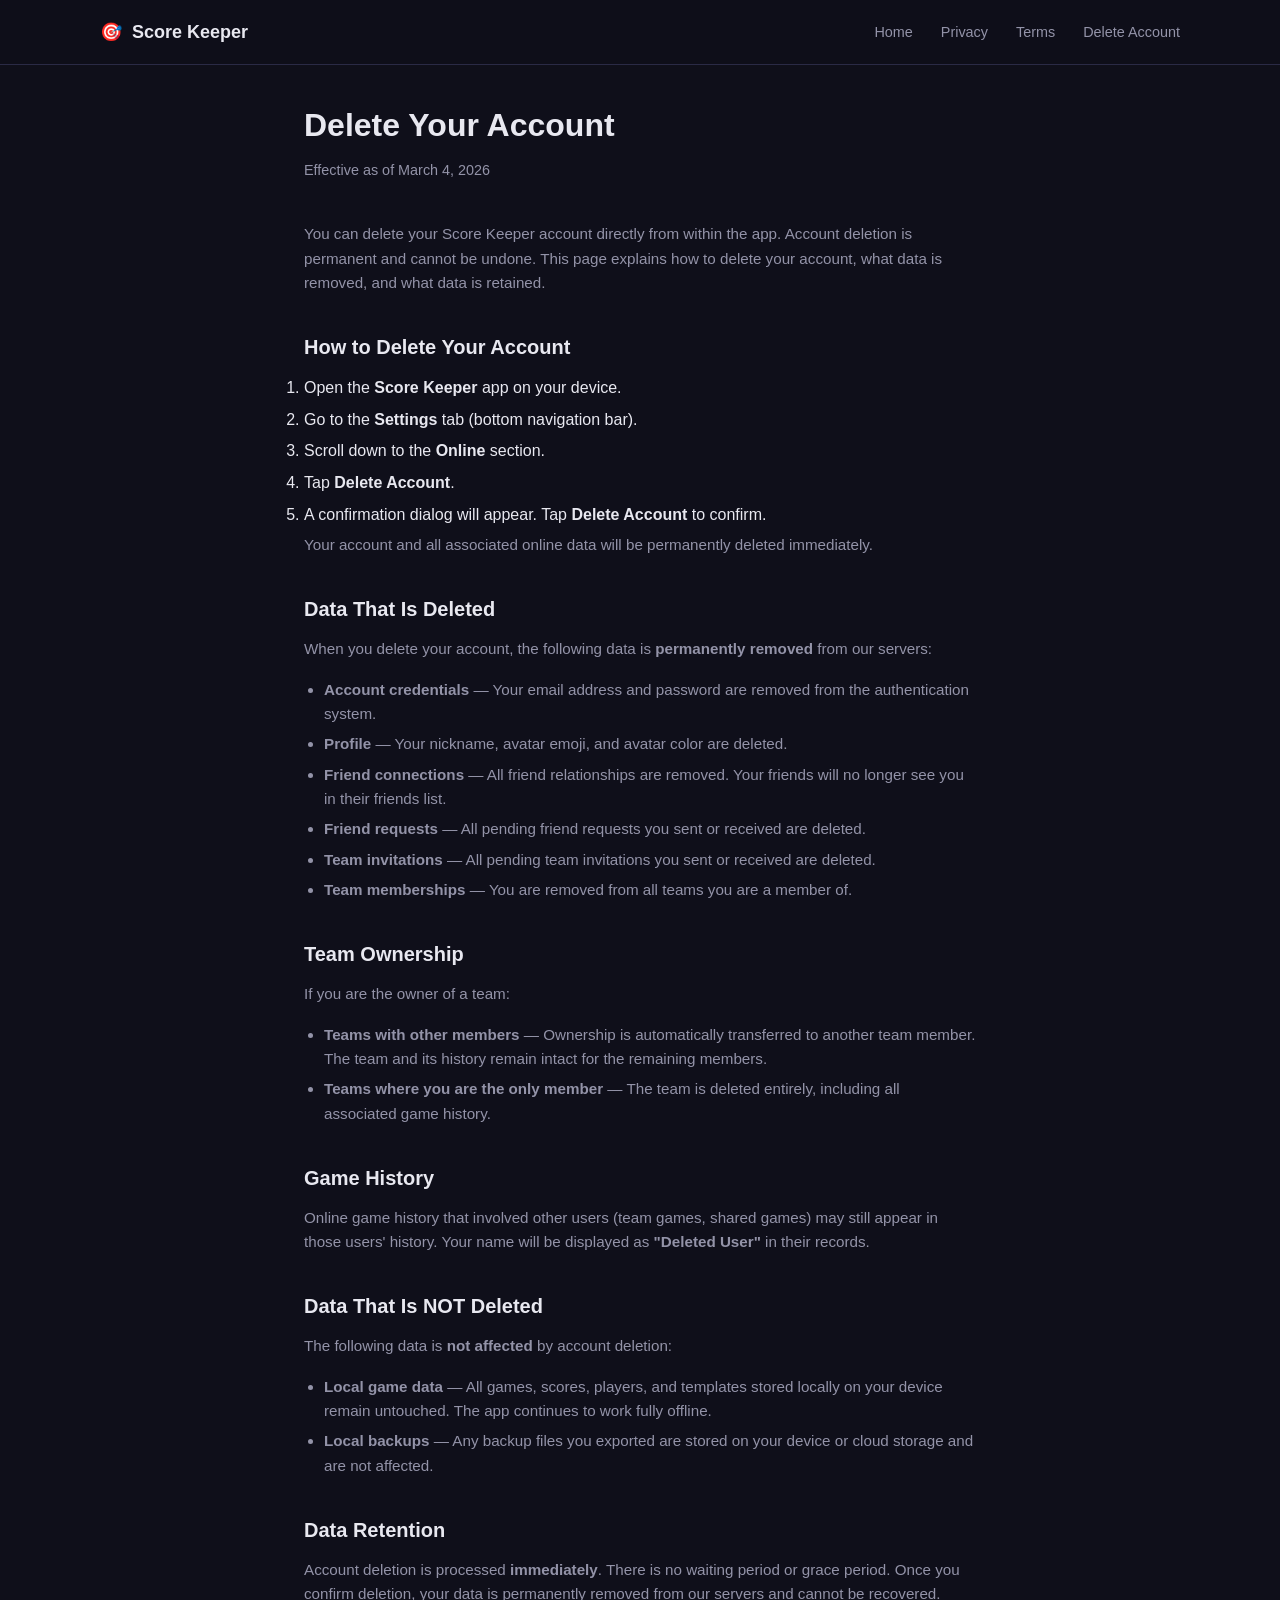
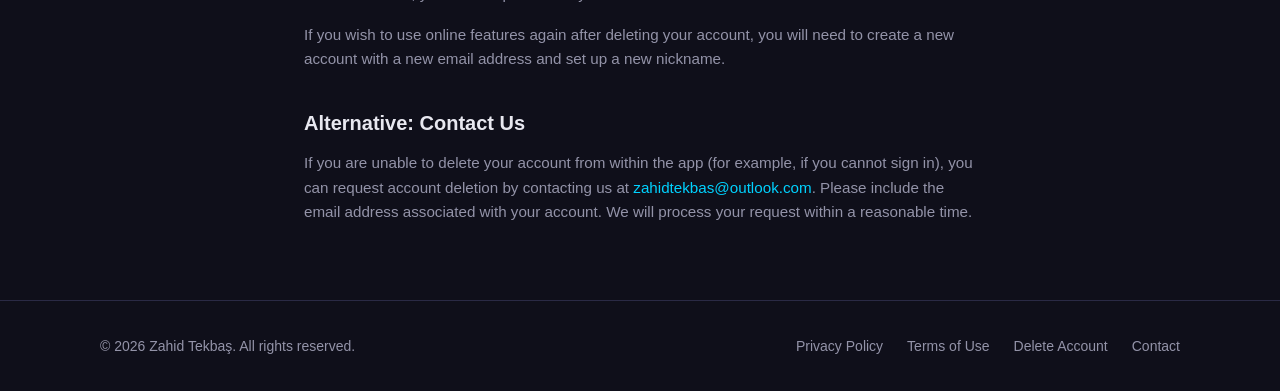
<file: delete-account.html>
<!DOCTYPE html>
<html lang="en">

<head>
  <meta charset="UTF-8">
  <meta name="viewport" content="width=device-width, initial-scale=1.0">
  <title>Delete Account - Score Keeper</title>
  <meta name="description"
    content="How to delete your Score Keeper account and what data is removed.">
  <link rel="stylesheet" href="styles.css">
</head>

<body>

  <!-- Navigation -->
  <nav class="navbar">
    <div class="navbar-inner">
      <a href="./" class="navbar-brand">
        <span>🎯</span>
        Score Keeper
      </a>
      <ul class="navbar-links">
        <li><a href="./">Home</a></li>
        <li><a href="privacy-policy.html">Privacy</a></li>
        <li><a href="terms-of-use.html">Terms</a></li>
        <li><a href="delete-account.html">Delete Account</a></li>
      </ul>
    </div>
  </nav>

  <!-- Content -->
  <main class="legal-page">
    <h1>Delete Your Account</h1>
    <p class="last-updated">Effective as of March 4, 2026</p>

    <p>You can delete your Score Keeper account directly from within the app. Account deletion is permanent and cannot be
      undone. This page explains how to delete your account, what data is removed, and what data is retained.</p>

    <h2>How to Delete Your Account</h2>
    <ol>
      <li>Open the <strong>Score Keeper</strong> app on your device.</li>
      <li>Go to the <strong>Settings</strong> tab (bottom navigation bar).</li>
      <li>Scroll down to the <strong>Online</strong> section.</li>
      <li>Tap <strong>Delete Account</strong>.</li>
      <li>A confirmation dialog will appear. Tap <strong>Delete Account</strong> to confirm.</li>
    </ol>
    <p>Your account and all associated online data will be permanently deleted immediately.</p>

    <h2>Data That Is Deleted</h2>
    <p>When you delete your account, the following data is <strong>permanently removed</strong> from our servers:</p>
    <ul>
      <li><strong>Account credentials</strong> &mdash; Your email address and password are removed from the
        authentication system.</li>
      <li><strong>Profile</strong> &mdash; Your nickname, avatar emoji, and avatar color are deleted.</li>
      <li><strong>Friend connections</strong> &mdash; All friend relationships are removed. Your friends will no longer
        see you in their friends list.</li>
      <li><strong>Friend requests</strong> &mdash; All pending friend requests you sent or received are deleted.</li>
      <li><strong>Team invitations</strong> &mdash; All pending team invitations you sent or received are deleted.</li>
      <li><strong>Team memberships</strong> &mdash; You are removed from all teams you are a member of.</li>
    </ul>

    <h2>Team Ownership</h2>
    <p>If you are the owner of a team:</p>
    <ul>
      <li><strong>Teams with other members</strong> &mdash; Ownership is automatically transferred to another team
        member. The team and its history remain intact for the remaining members.</li>
      <li><strong>Teams where you are the only member</strong> &mdash; The team is deleted entirely, including all
        associated game history.</li>
    </ul>

    <h2>Game History</h2>
    <p>Online game history that involved other users (team games, shared games) may still appear in those users' history.
      Your name will be displayed as <strong>"Deleted User"</strong> in their records.</p>

    <h2>Data That Is NOT Deleted</h2>
    <p>The following data is <strong>not affected</strong> by account deletion:</p>
    <ul>
      <li><strong>Local game data</strong> &mdash; All games, scores, players, and templates stored locally on your
        device remain untouched. The app continues to work fully offline.</li>
      <li><strong>Local backups</strong> &mdash; Any backup files you exported are stored on your device or cloud storage
        and are not affected.</li>
    </ul>

    <h2>Data Retention</h2>
    <p>Account deletion is processed <strong>immediately</strong>. There is no waiting period or grace period. Once you
      confirm deletion, your data is permanently removed from our servers and cannot be recovered.</p>
    <p>If you wish to use online features again after deleting your account, you will need to create a new account with a
      new email address and set up a new nickname.</p>

    <h2>Alternative: Contact Us</h2>
    <p>If you are unable to delete your account from within the app (for example, if you cannot sign in), you can
      request account deletion by contacting us at <a
        href="mailto:zahidtekbas@outlook.com">zahidtekbas@outlook.com</a>. Please include the email address associated
      with your account. We will process your request within a reasonable time.</p>
  </main>

  <!-- Footer -->
  <footer class="footer">
    <div class="footer-inner">
      <span class="footer-copy">&copy; 2026 Zahid Tekba&#351;. All rights reserved.</span>
      <ul class="footer-links">
        <li><a href="privacy-policy.html">Privacy Policy</a></li>
        <li><a href="terms-of-use.html">Terms of Use</a></li>
        <li><a href="delete-account.html">Delete Account</a></li>
        <li><a href="mailto:zahidtekbas@outlook.com">Contact</a></li>
      </ul>
    </div>
  </footer>

</body>

</html>
</file>
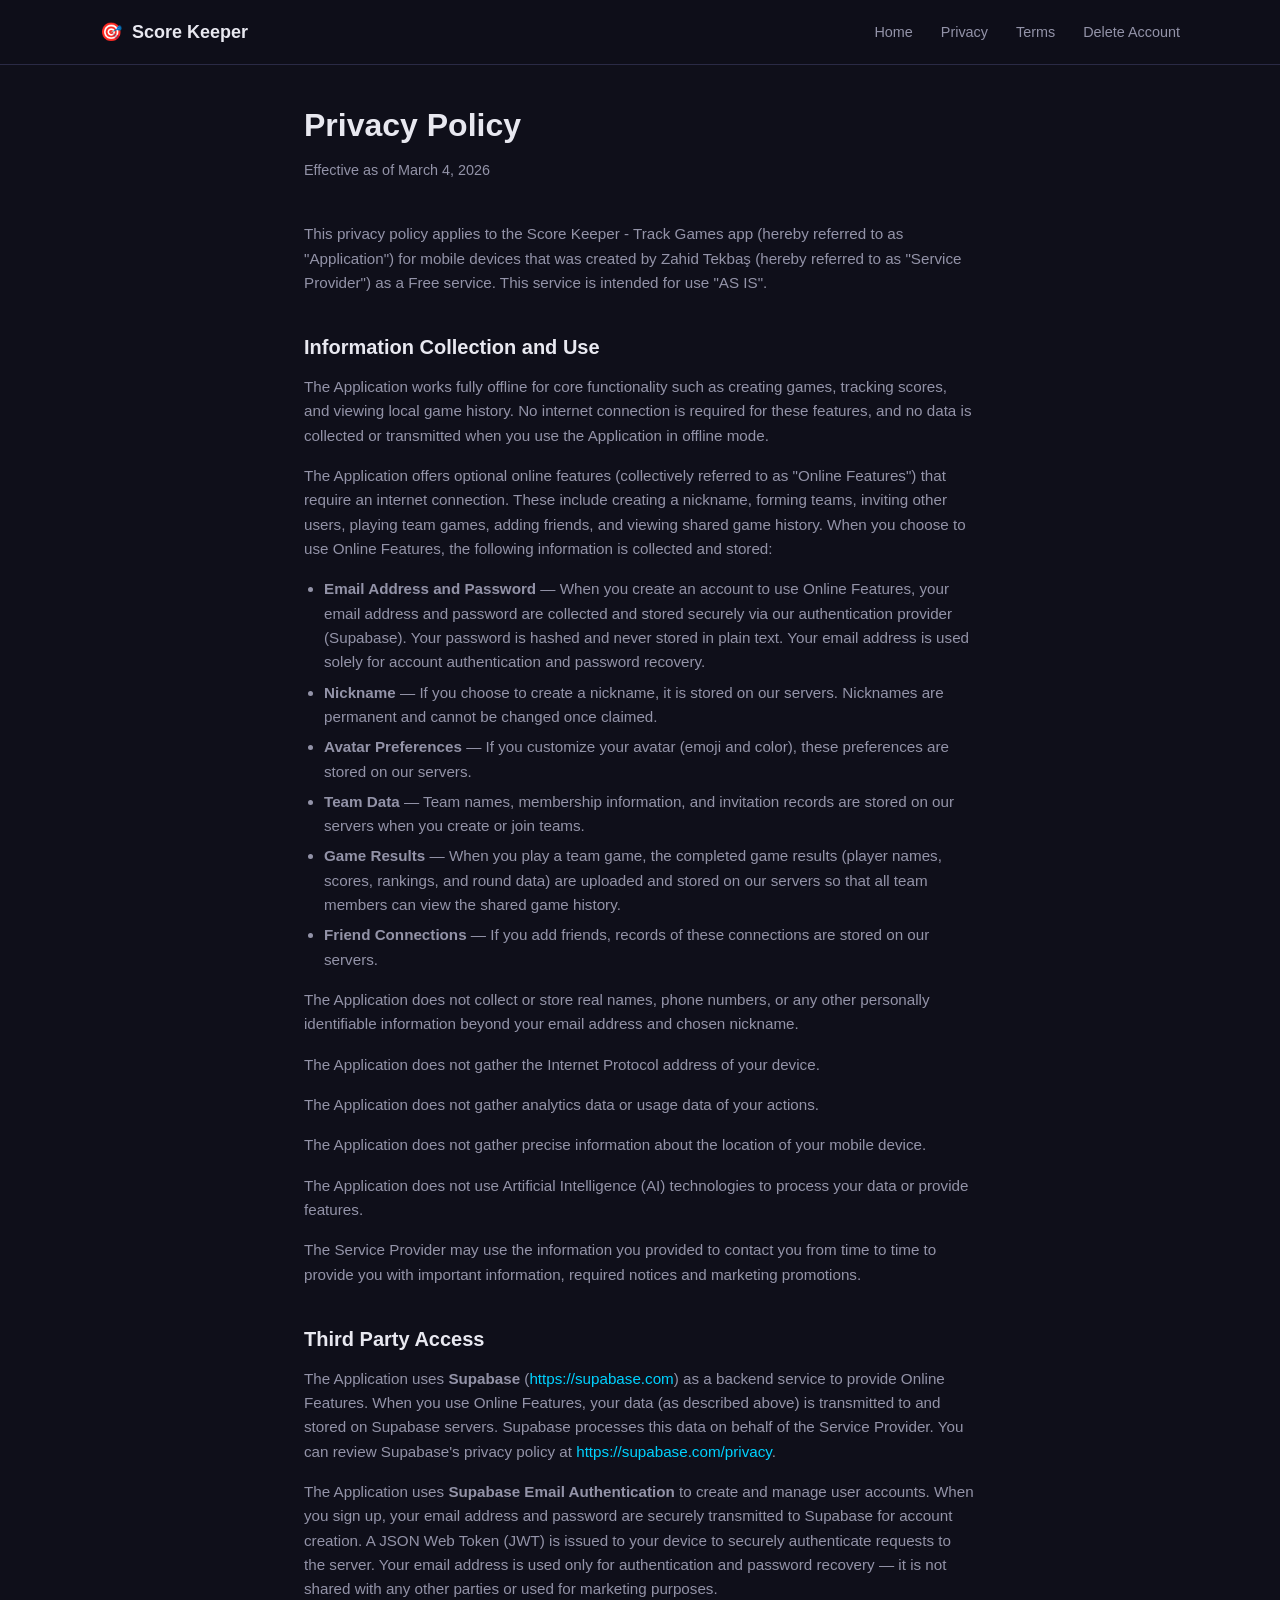
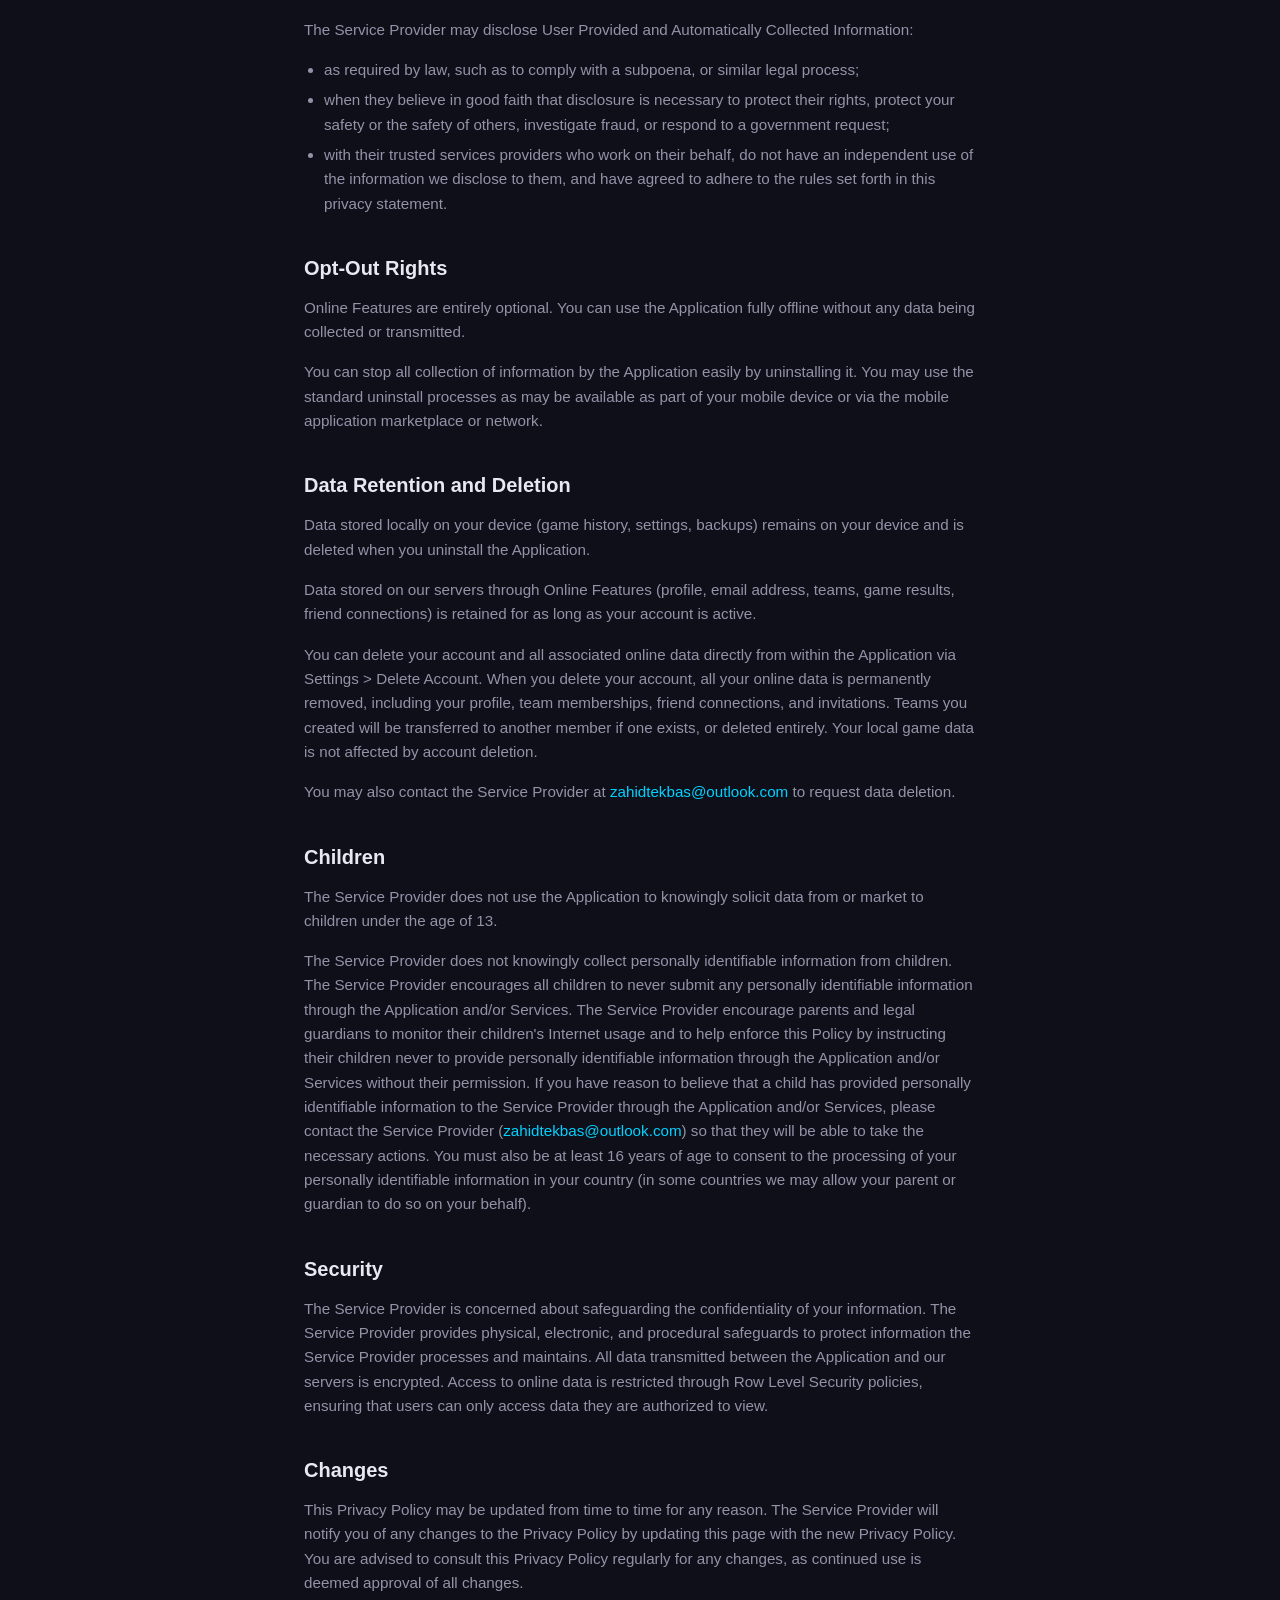
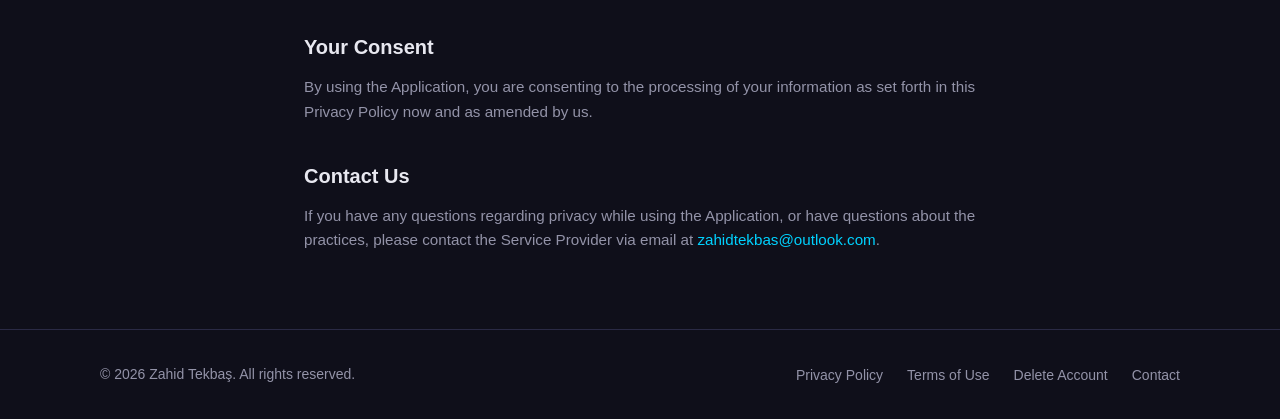
<file: privacy-policy.html>
<!DOCTYPE html>
<html lang="en">

<head>
  <meta charset="UTF-8">
  <meta name="viewport" content="width=device-width, initial-scale=1.0">
  <title>Privacy Policy - Score Keeper</title>
  <meta name="description" content="Privacy Policy for the Score Keeper - Track Games application.">
  <link rel="stylesheet" href="styles.css">
</head>

<body>

  <!-- Navigation -->
  <nav class="navbar">
    <div class="navbar-inner">
      <a href="./" class="navbar-brand">
        <span>🎯</span>
        Score Keeper
      </a>
      <ul class="navbar-links">
        <li><a href="./">Home</a></li>
        <li><a href="privacy-policy.html">Privacy</a></li>
        <li><a href="terms-of-use.html">Terms</a></li>
        <li><a href="delete-account.html">Delete Account</a></li>
      </ul>
    </div>
  </nav>

  <!-- Content -->
  <main class="legal-page">
    <h1>Privacy Policy</h1>
    <p class="last-updated">Effective as of March 4, 2026</p>

    <p>This privacy policy applies to the Score Keeper - Track Games app (hereby referred to as "Application") for
      mobile devices that was created by Zahid Tekba&#351; (hereby referred to as "Service Provider") as a Free service.
      This service is intended for use "AS IS".</p>

    <h2>Information Collection and Use</h2>
    <p>The Application works fully offline for core functionality such as creating games, tracking scores, and viewing
      local game history. No internet connection is required for these features, and no data is collected or transmitted
      when you use the Application in offline mode.</p>

    <p>The Application offers optional online features (collectively referred to as "Online Features") that require an
      internet connection. These include creating a nickname, forming teams, inviting other users, playing team games,
      adding friends, and viewing shared game history. When you choose to use Online Features, the following information
      is collected and stored:</p>

    <ul>
      <li><strong>Email Address and Password</strong> &mdash; When you create an account to use Online Features, your
        email address and password are collected and stored securely via our authentication provider (Supabase). Your
        password is hashed and never stored in plain text. Your email address is used solely for account authentication
        and password recovery.</li>
      <li><strong>Nickname</strong> &mdash; If you choose to create a nickname, it is stored on our servers. Nicknames
        are permanent and cannot be changed once claimed.</li>
      <li><strong>Avatar Preferences</strong> &mdash; If you customize your avatar (emoji and color), these preferences
        are stored on our servers.</li>
      <li><strong>Team Data</strong> &mdash; Team names, membership information, and invitation records are stored on
        our servers when you create or join teams.</li>
      <li><strong>Game Results</strong> &mdash; When you play a team game, the completed game results (player names,
        scores, rankings, and round data) are uploaded and stored on our servers so that all team members can view the
        shared game history.</li>
      <li><strong>Friend Connections</strong> &mdash; If you add friends, records of these connections are stored on our
        servers.</li>
    </ul>

    <p>The Application does not collect or store real names, phone numbers, or any other personally identifiable
      information beyond your email address and chosen nickname.</p>

    <p>The Application does not gather the Internet Protocol address of your device.</p>

    <p>The Application does not gather analytics data or usage data of your actions.</p>

    <p>The Application does not gather precise information about the location of your mobile device.</p>

    <p>The Application does not use Artificial Intelligence (AI) technologies to process your data or provide features.
    </p>

    <p>The Service Provider may use the information you provided to contact you from time to time to provide you with
      important information, required notices and marketing promotions.</p>

    <h2>Third Party Access</h2>
    <p>The Application uses <strong>Supabase</strong> (<a href="https://supabase.com"
        target="_blank">https://supabase.com</a>) as a backend service to provide Online Features. When you use Online
      Features, your data (as described above) is transmitted to and stored on Supabase servers. Supabase processes this
      data on behalf of the Service Provider. You can review Supabase's privacy policy at <a
        href="https://supabase.com/privacy" target="_blank">https://supabase.com/privacy</a>.</p>

    <p>The Application uses <strong>Supabase Email Authentication</strong> to create and manage user accounts. When you
      sign up, your email address and password are securely transmitted to Supabase for account creation. A JSON Web
      Token (JWT) is issued to your device to securely authenticate requests to the server. Your email address is used
      only for authentication and password recovery &mdash; it is not shared with any other parties or used for
      marketing purposes.</p>

    <p>The Service Provider may disclose User Provided and Automatically Collected Information:</p>
    <ul>
      <li>as required by law, such as to comply with a subpoena, or similar legal process;</li>
      <li>when they believe in good faith that disclosure is necessary to protect their rights, protect your safety or
        the safety of others, investigate fraud, or respond to a government request;</li>
      <li>with their trusted services providers who work on their behalf, do not have an independent use of the
        information we disclose to them, and have agreed to adhere to the rules set forth in this privacy statement.
      </li>
    </ul>

    <h2>Opt-Out Rights</h2>
    <p>Online Features are entirely optional. You can use the Application fully offline without any data being collected
      or transmitted.</p>
    <p>You can stop all collection of information by the Application easily by uninstalling it. You may use the standard
      uninstall processes as may be available as part of your mobile device or via the mobile application marketplace or
      network.</p>

    <h2>Data Retention and Deletion</h2>
    <p>Data stored locally on your device (game history, settings, backups) remains on your device and is deleted when
      you uninstall the Application.</p>
    <p>Data stored on our servers through Online Features (profile, email address, teams, game results, friend
      connections) is retained for as long as your account is active.</p>
    <p>You can delete your account and all associated online data directly from within the Application via Settings
      &gt; Delete Account. When you delete your account, all your online data is permanently removed, including your
      profile, team memberships, friend connections, and invitations. Teams you created will be transferred to another
      member if one exists, or deleted entirely. Your local game data is not affected by account deletion.</p>
    <p>You may also contact the Service Provider at <a
        href="mailto:zahidtekbas@outlook.com">zahidtekbas@outlook.com</a> to request data deletion.</p>

    <h2>Children</h2>
    <p>The Service Provider does not use the Application to knowingly solicit data from or market to children under the
      age of 13.</p>
    <p>The Service Provider does not knowingly collect personally identifiable information from children. The Service
      Provider encourages all children to never submit any personally identifiable information through the Application
      and/or Services. The Service Provider encourage parents and legal guardians to monitor their children's Internet
      usage and to help enforce this Policy by instructing their children never to provide personally identifiable
      information through the Application and/or Services without their permission. If you have reason to believe that a
      child has provided personally identifiable information to the Service Provider through the Application and/or
      Services, please contact the Service Provider (<a
        href="mailto:zahidtekbas@outlook.com">zahidtekbas@outlook.com</a>) so that they will be able to take the
      necessary actions. You must also be at least 16 years of age to consent to the processing of your personally
      identifiable information in your country (in some countries we may allow your parent or guardian to do so on your
      behalf).</p>

    <h2>Security</h2>
    <p>The Service Provider is concerned about safeguarding the confidentiality of your information. The Service
      Provider provides physical, electronic, and procedural safeguards to protect information the Service Provider
      processes and maintains. All data transmitted between the Application and our servers is encrypted. Access to
      online data is restricted through Row Level Security policies, ensuring that users can only access data they are
      authorized to view.</p>

    <h2>Changes</h2>
    <p>This Privacy Policy may be updated from time to time for any reason. The Service Provider will notify you of any
      changes to the Privacy Policy by updating this page with the new Privacy Policy. You are advised to consult this
      Privacy Policy regularly for any changes, as continued use is deemed approval of all changes.</p>

    <h2>Your Consent</h2>
    <p>By using the Application, you are consenting to the processing of your information as set forth in this Privacy
      Policy now and as amended by us.</p>

    <h2>Contact Us</h2>
    <p>If you have any questions regarding privacy while using the Application, or have questions about the practices,
      please contact the Service Provider via email at <a
        href="mailto:zahidtekbas@outlook.com">zahidtekbas@outlook.com</a>.</p>
  </main>

  <!-- Footer -->
  <footer class="footer">
    <div class="footer-inner">
      <span class="footer-copy">&copy; 2026 Zahid Tekba&#351;. All rights reserved.</span>
      <ul class="footer-links">
        <li><a href="privacy-policy.html">Privacy Policy</a></li>
        <li><a href="terms-of-use.html">Terms of Use</a></li>
        <li><a href="delete-account.html">Delete Account</a></li>
        <li><a href="mailto:zahidtekbas@outlook.com">Contact</a></li>
      </ul>
    </div>
  </footer>

</body>

</html>
</file>
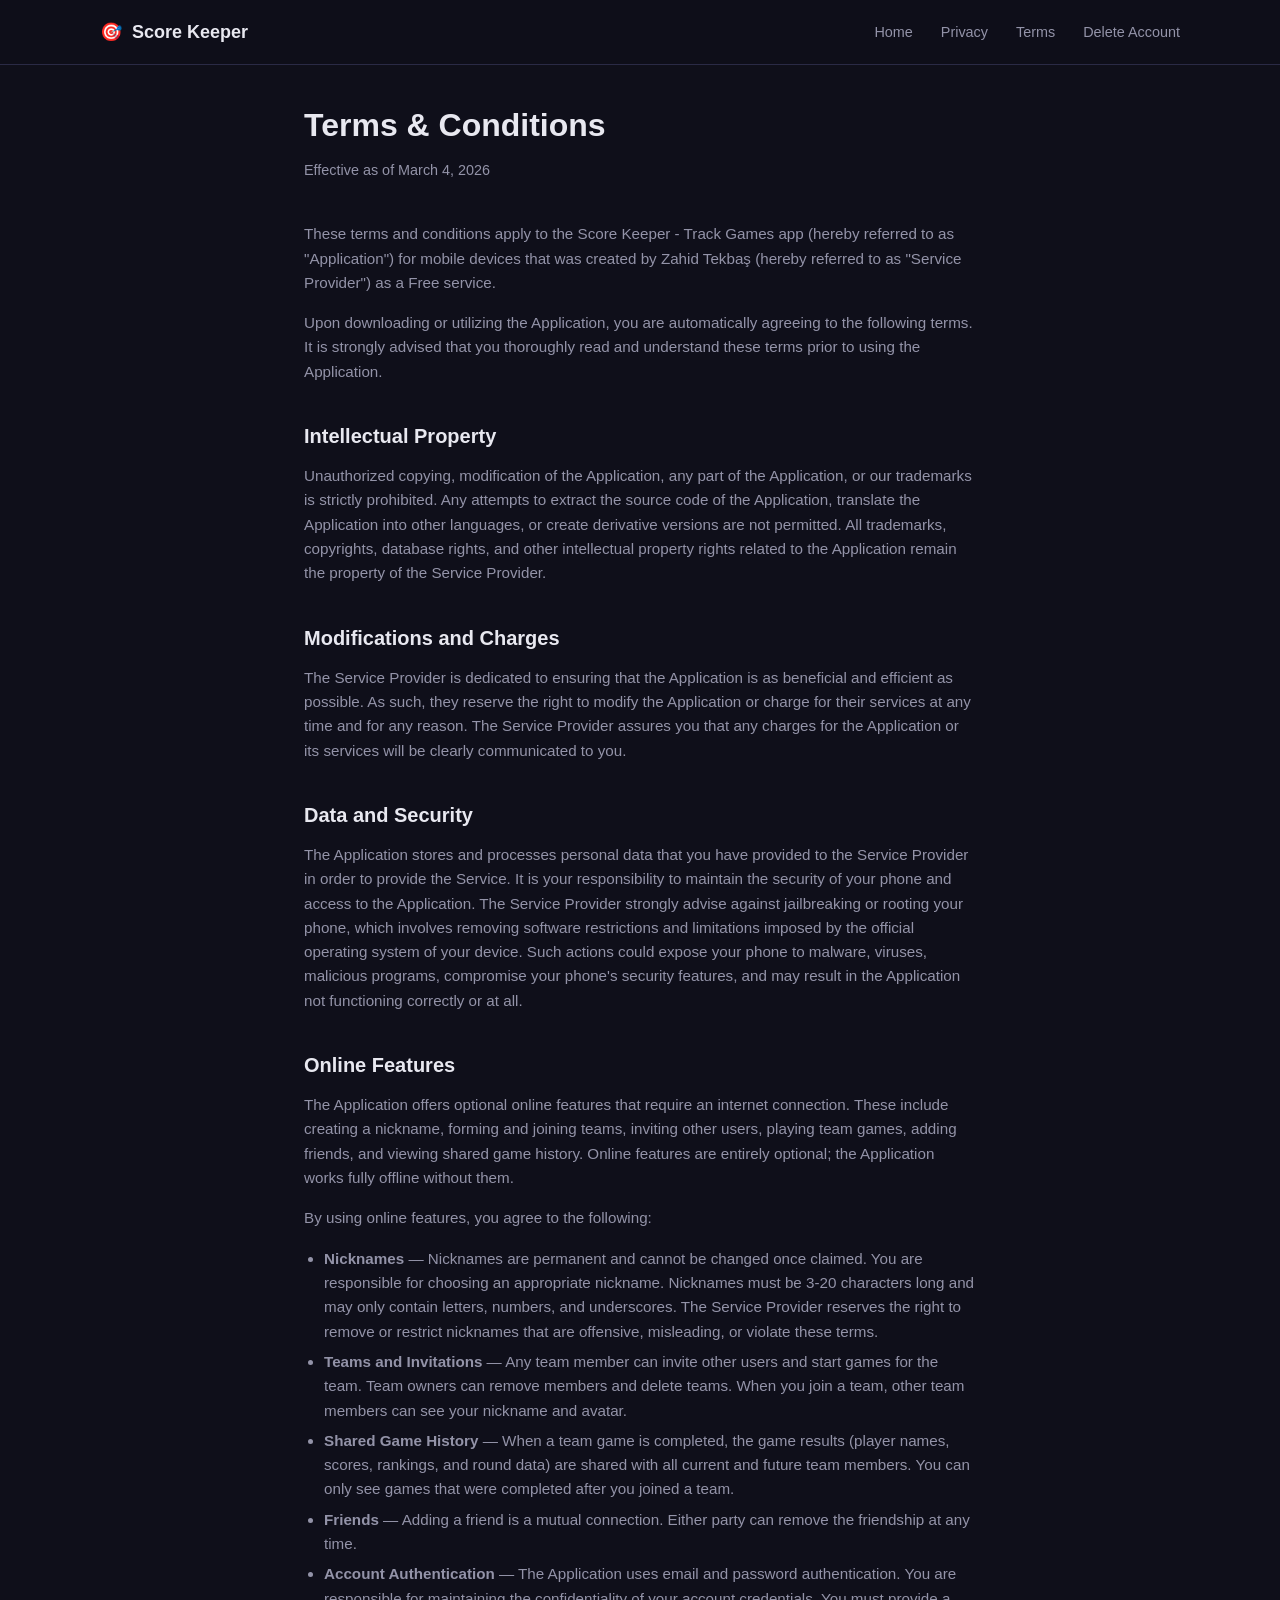
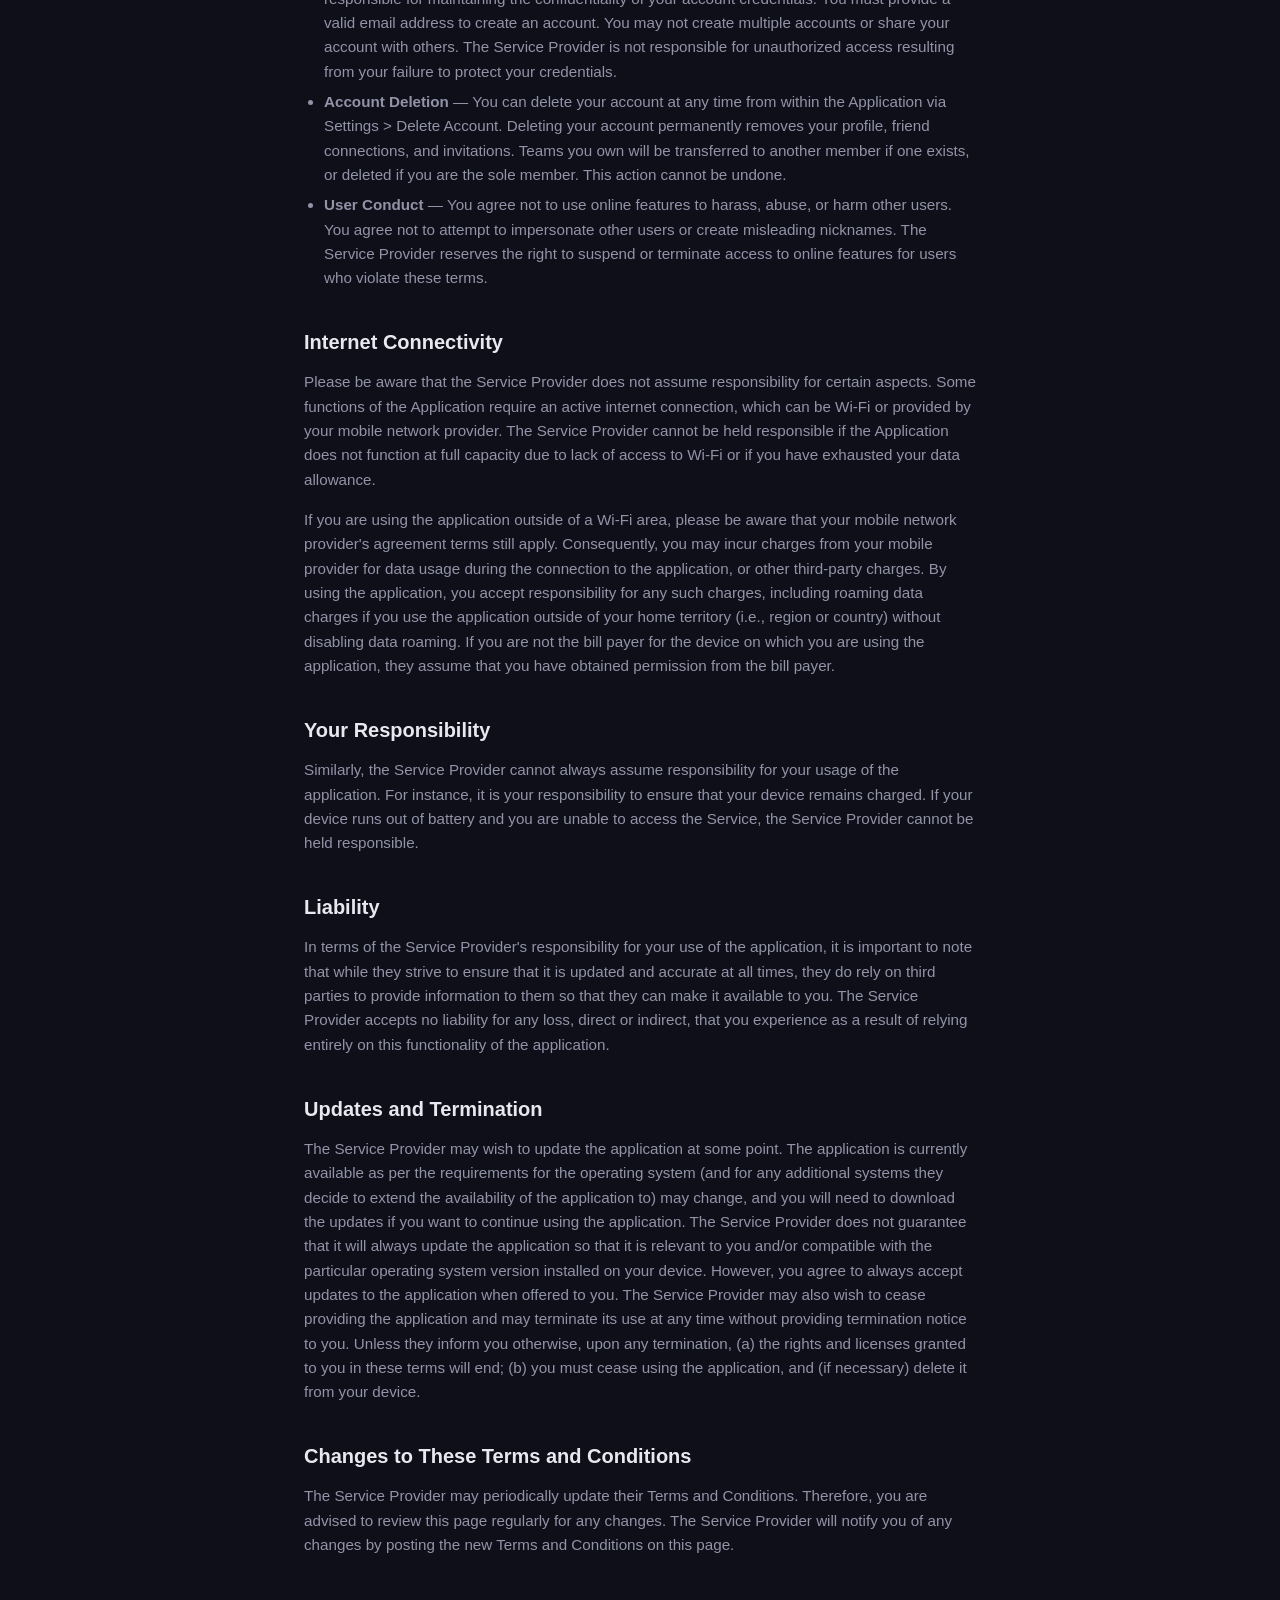
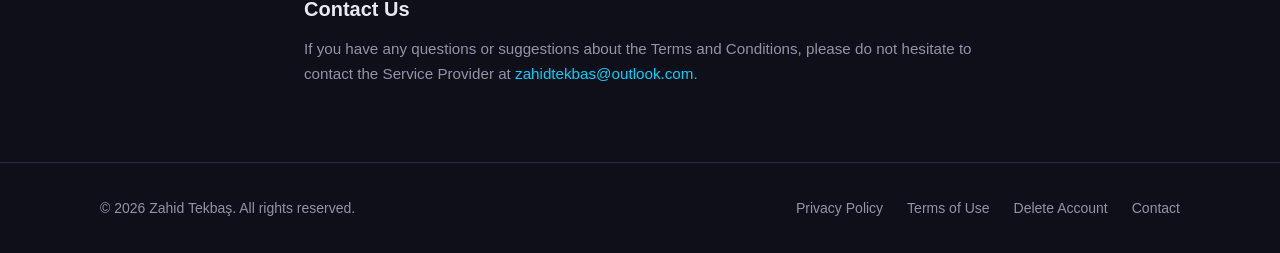
<file: terms-of-use.html>
<!DOCTYPE html>
<html lang="en">
<head>
  <meta charset="UTF-8">
  <meta name="viewport" content="width=device-width, initial-scale=1.0">
  <title>Terms of Use - Score Keeper</title>
  <meta name="description" content="Terms and Conditions for the Score Keeper - Track Games application.">
  <link rel="stylesheet" href="styles.css">
</head>
<body>

  <!-- Navigation -->
  <nav class="navbar">
    <div class="navbar-inner">
      <a href="./" class="navbar-brand">
        <span>🎯</span>
        Score Keeper
      </a>
      <ul class="navbar-links">
        <li><a href="./">Home</a></li>
        <li><a href="privacy-policy.html">Privacy</a></li>
        <li><a href="terms-of-use.html">Terms</a></li>
        <li><a href="delete-account.html">Delete Account</a></li>
      </ul>
    </div>
  </nav>

  <!-- Content -->
  <main class="legal-page">
    <h1>Terms &amp; Conditions</h1>
    <p class="last-updated">Effective as of March 4, 2026</p>

    <p>These terms and conditions apply to the Score Keeper - Track Games app (hereby referred to as "Application") for mobile devices that was created by Zahid Tekba&#351; (hereby referred to as "Service Provider") as a Free service.</p>

    <p>Upon downloading or utilizing the Application, you are automatically agreeing to the following terms. It is strongly advised that you thoroughly read and understand these terms prior to using the Application.</p>

    <h2>Intellectual Property</h2>
    <p>Unauthorized copying, modification of the Application, any part of the Application, or our trademarks is strictly prohibited. Any attempts to extract the source code of the Application, translate the Application into other languages, or create derivative versions are not permitted. All trademarks, copyrights, database rights, and other intellectual property rights related to the Application remain the property of the Service Provider.</p>

    <h2>Modifications and Charges</h2>
    <p>The Service Provider is dedicated to ensuring that the Application is as beneficial and efficient as possible. As such, they reserve the right to modify the Application or charge for their services at any time and for any reason. The Service Provider assures you that any charges for the Application or its services will be clearly communicated to you.</p>

    <h2>Data and Security</h2>
    <p>The Application stores and processes personal data that you have provided to the Service Provider in order to provide the Service. It is your responsibility to maintain the security of your phone and access to the Application. The Service Provider strongly advise against jailbreaking or rooting your phone, which involves removing software restrictions and limitations imposed by the official operating system of your device. Such actions could expose your phone to malware, viruses, malicious programs, compromise your phone's security features, and may result in the Application not functioning correctly or at all.</p>

    <h2>Online Features</h2>
    <p>The Application offers optional online features that require an internet connection. These include creating a nickname, forming and joining teams, inviting other users, playing team games, adding friends, and viewing shared game history. Online features are entirely optional; the Application works fully offline without them.</p>

    <p>By using online features, you agree to the following:</p>
    <ul>
      <li><strong>Nicknames</strong> &mdash; Nicknames are permanent and cannot be changed once claimed. You are responsible for choosing an appropriate nickname. Nicknames must be 3-20 characters long and may only contain letters, numbers, and underscores. The Service Provider reserves the right to remove or restrict nicknames that are offensive, misleading, or violate these terms.</li>
      <li><strong>Teams and Invitations</strong> &mdash; Any team member can invite other users and start games for the team. Team owners can remove members and delete teams. When you join a team, other team members can see your nickname and avatar.</li>
      <li><strong>Shared Game History</strong> &mdash; When a team game is completed, the game results (player names, scores, rankings, and round data) are shared with all current and future team members. You can only see games that were completed after you joined a team.</li>
      <li><strong>Friends</strong> &mdash; Adding a friend is a mutual connection. Either party can remove the friendship at any time.</li>
      <li><strong>Account Authentication</strong> &mdash; The Application uses email and password authentication. You are responsible for maintaining the confidentiality of your account credentials. You must provide a valid email address to create an account. You may not create multiple accounts or share your account with others. The Service Provider is not responsible for unauthorized access resulting from your failure to protect your credentials.</li>
      <li><strong>Account Deletion</strong> &mdash; You can delete your account at any time from within the Application via Settings &gt; Delete Account. Deleting your account permanently removes your profile, friend connections, and invitations. Teams you own will be transferred to another member if one exists, or deleted if you are the sole member. This action cannot be undone.</li>
      <li><strong>User Conduct</strong> &mdash; You agree not to use online features to harass, abuse, or harm other users. You agree not to attempt to impersonate other users or create misleading nicknames. The Service Provider reserves the right to suspend or terminate access to online features for users who violate these terms.</li>
    </ul>

    <h2>Internet Connectivity</h2>
    <p>Please be aware that the Service Provider does not assume responsibility for certain aspects. Some functions of the Application require an active internet connection, which can be Wi-Fi or provided by your mobile network provider. The Service Provider cannot be held responsible if the Application does not function at full capacity due to lack of access to Wi-Fi or if you have exhausted your data allowance.</p>

    <p>If you are using the application outside of a Wi-Fi area, please be aware that your mobile network provider's agreement terms still apply. Consequently, you may incur charges from your mobile provider for data usage during the connection to the application, or other third-party charges. By using the application, you accept responsibility for any such charges, including roaming data charges if you use the application outside of your home territory (i.e., region or country) without disabling data roaming. If you are not the bill payer for the device on which you are using the application, they assume that you have obtained permission from the bill payer.</p>

    <h2>Your Responsibility</h2>
    <p>Similarly, the Service Provider cannot always assume responsibility for your usage of the application. For instance, it is your responsibility to ensure that your device remains charged. If your device runs out of battery and you are unable to access the Service, the Service Provider cannot be held responsible.</p>

    <h2>Liability</h2>
    <p>In terms of the Service Provider's responsibility for your use of the application, it is important to note that while they strive to ensure that it is updated and accurate at all times, they do rely on third parties to provide information to them so that they can make it available to you. The Service Provider accepts no liability for any loss, direct or indirect, that you experience as a result of relying entirely on this functionality of the application.</p>

    <h2>Updates and Termination</h2>
    <p>The Service Provider may wish to update the application at some point. The application is currently available as per the requirements for the operating system (and for any additional systems they decide to extend the availability of the application to) may change, and you will need to download the updates if you want to continue using the application. The Service Provider does not guarantee that it will always update the application so that it is relevant to you and/or compatible with the particular operating system version installed on your device. However, you agree to always accept updates to the application when offered to you. The Service Provider may also wish to cease providing the application and may terminate its use at any time without providing termination notice to you. Unless they inform you otherwise, upon any termination, (a) the rights and licenses granted to you in these terms will end; (b) you must cease using the application, and (if necessary) delete it from your device.</p>

    <h2>Changes to These Terms and Conditions</h2>
    <p>The Service Provider may periodically update their Terms and Conditions. Therefore, you are advised to review this page regularly for any changes. The Service Provider will notify you of any changes by posting the new Terms and Conditions on this page.</p>

    <h2>Contact Us</h2>
    <p>If you have any questions or suggestions about the Terms and Conditions, please do not hesitate to contact the Service Provider at <a href="mailto:zahidtekbas@outlook.com">zahidtekbas@outlook.com</a>.</p>
  </main>

  <!-- Footer -->
  <footer class="footer">
    <div class="footer-inner">
      <span class="footer-copy">&copy; 2026 Zahid Tekba&#351;. All rights reserved.</span>
      <ul class="footer-links">
        <li><a href="privacy-policy.html">Privacy Policy</a></li>
        <li><a href="terms-of-use.html">Terms of Use</a></li>
        <li><a href="delete-account.html">Delete Account</a></li>
        <li><a href="mailto:zahidtekbas@outlook.com">Contact</a></li>
      </ul>
    </div>
  </footer>

</body>
</html>
</file>
<file: styles.css>
:root {
  --primary: #6C5CE7;
  --primary-dark: #5A4BD1;
  --bg: #0F0F1A;
  --bg-card: #1A1A2E;
  --bg-card-hover: #222240;
  --text: #E8E8F0;
  --text-muted: #9393A8;
  --border: #2A2A45;
  --accent: #00D2FF;
}

* {
  margin: 0;
  padding: 0;
  box-sizing: border-box;
}

html {
  scroll-behavior: smooth;
}

body {
  font-family: -apple-system, BlinkMacSystemFont, 'Segoe UI', Roboto, Oxygen, sans-serif;
  background: var(--bg);
  color: var(--text);
  line-height: 1.6;
  -webkit-font-smoothing: antialiased;
}

a {
  color: var(--accent);
  text-decoration: none;
  transition: opacity 0.2s;
}

a:hover {
  opacity: 0.8;
}

/* ── Navigation ── */

.navbar {
  position: fixed;
  top: 0;
  left: 0;
  right: 0;
  z-index: 100;
  background: rgba(15, 15, 26, 0.85);
  backdrop-filter: blur(12px);
  -webkit-backdrop-filter: blur(12px);
  border-bottom: 1px solid var(--border);
  padding: 0 24px;
}

.navbar-inner {
  max-width: 1080px;
  margin: 0 auto;
  display: flex;
  align-items: center;
  justify-content: space-between;
  height: 64px;
}

.navbar-brand {
  display: flex;
  align-items: center;
  gap: 10px;
  font-weight: 700;
  font-size: 1.125rem;
  color: var(--text);
}

.navbar-brand img {
  width: 32px;
  height: 32px;
  border-radius: 8px;
}

.navbar-links {
  display: flex;
  gap: 28px;
  list-style: none;
}

.navbar-links a {
  color: var(--text-muted);
  font-size: 0.9rem;
  font-weight: 500;
  transition: color 0.2s;
}

.navbar-links a:hover {
  color: var(--text);
  opacity: 1;
}

/* ── Hero ── */

.hero {
  min-height: 100vh;
  display: flex;
  align-items: center;
  justify-content: center;
  text-align: center;
  padding: 120px 24px 80px;
  background:
    radial-gradient(ellipse 60% 50% at 50% 0%, rgba(108, 92, 231, 0.15) 0%, transparent 100%),
    var(--bg);
}

.hero-content {
  max-width: 640px;
}

.hero-icon {
  font-size: 4rem;
  margin-bottom: 24px;
}

.hero h1 {
  font-size: 3rem;
  font-weight: 800;
  letter-spacing: -0.02em;
  line-height: 1.15;
  margin-bottom: 16px;
}

.hero h1 span {
  background: linear-gradient(135deg, var(--primary), var(--accent));
  -webkit-background-clip: text;
  -webkit-text-fill-color: transparent;
  background-clip: text;
}

.hero p {
  font-size: 1.2rem;
  color: var(--text-muted);
  margin-bottom: 36px;
  max-width: 480px;
  margin-left: auto;
  margin-right: auto;
}

.store-badges {
  display: flex;
  gap: 16px;
  justify-content: center;
  flex-wrap: wrap;
}

.store-badge {
  display: inline-block;
  height: 52px;
  transition: transform 0.2s;
}

.store-badge:hover {
  transform: translateY(-2px);
}

.store-badge img {
  height: 100%;
}

/* ── Features ── */

.features {
  padding: 80px 24px;
  max-width: 1080px;
  margin: 0 auto;
}

.features h2 {
  text-align: center;
  font-size: 2rem;
  font-weight: 700;
  margin-bottom: 48px;
}

.features-grid {
  display: grid;
  grid-template-columns: repeat(auto-fit, minmax(280px, 1fr));
  gap: 20px;
}

.feature-card {
  background: var(--bg-card);
  border: 1px solid var(--border);
  border-radius: 16px;
  padding: 28px;
  transition: background 0.2s, border-color 0.2s;
}

.feature-card:hover {
  background: var(--bg-card-hover);
  border-color: var(--primary);
}

.feature-card .icon {
  font-size: 1.75rem;
  margin-bottom: 12px;
}

.feature-card h3 {
  font-size: 1.1rem;
  font-weight: 600;
  margin-bottom: 8px;
}

.feature-card p {
  color: var(--text-muted);
  font-size: 0.95rem;
}

/* ── Legal Pages ── */

.legal-page {
  padding: 100px 24px 60px;
  max-width: 720px;
  margin: 0 auto;
}

.legal-page h1 {
  font-size: 2rem;
  font-weight: 700;
  margin-bottom: 8px;
}

.legal-page .last-updated {
  color: var(--text-muted);
  font-size: 0.9rem;
  margin-bottom: 40px;
}

.legal-page h2 {
  font-size: 1.25rem;
  font-weight: 600;
  margin-top: 36px;
  margin-bottom: 12px;
}

.legal-page p,
.legal-page ul {
  color: var(--text-muted);
  font-size: 0.95rem;
  margin-bottom: 16px;
}

.legal-page ul {
  padding-left: 20px;
}

.legal-page li {
  margin-bottom: 6px;
}

/* ── Footer ── */

.footer {
  border-top: 1px solid var(--border);
  padding: 32px 24px;
  text-align: center;
}

.footer-inner {
  max-width: 1080px;
  margin: 0 auto;
  display: flex;
  align-items: center;
  justify-content: space-between;
  flex-wrap: wrap;
  gap: 16px;
}

.footer-links {
  display: flex;
  gap: 24px;
  list-style: none;
}

.footer-links a {
  color: var(--text-muted);
  font-size: 0.875rem;
}

.footer-links a:hover {
  color: var(--text);
}

.footer-copy {
  color: var(--text-muted);
  font-size: 0.875rem;
}

/* ── Responsive ── */

@media (max-width: 600px) {
  .hero h1 {
    font-size: 2rem;
  }

  .hero p {
    font-size: 1rem;
  }

  .navbar-links {
    gap: 16px;
  }

  .footer-inner {
    flex-direction: column;
    text-align: center;
  }
}
</file>
